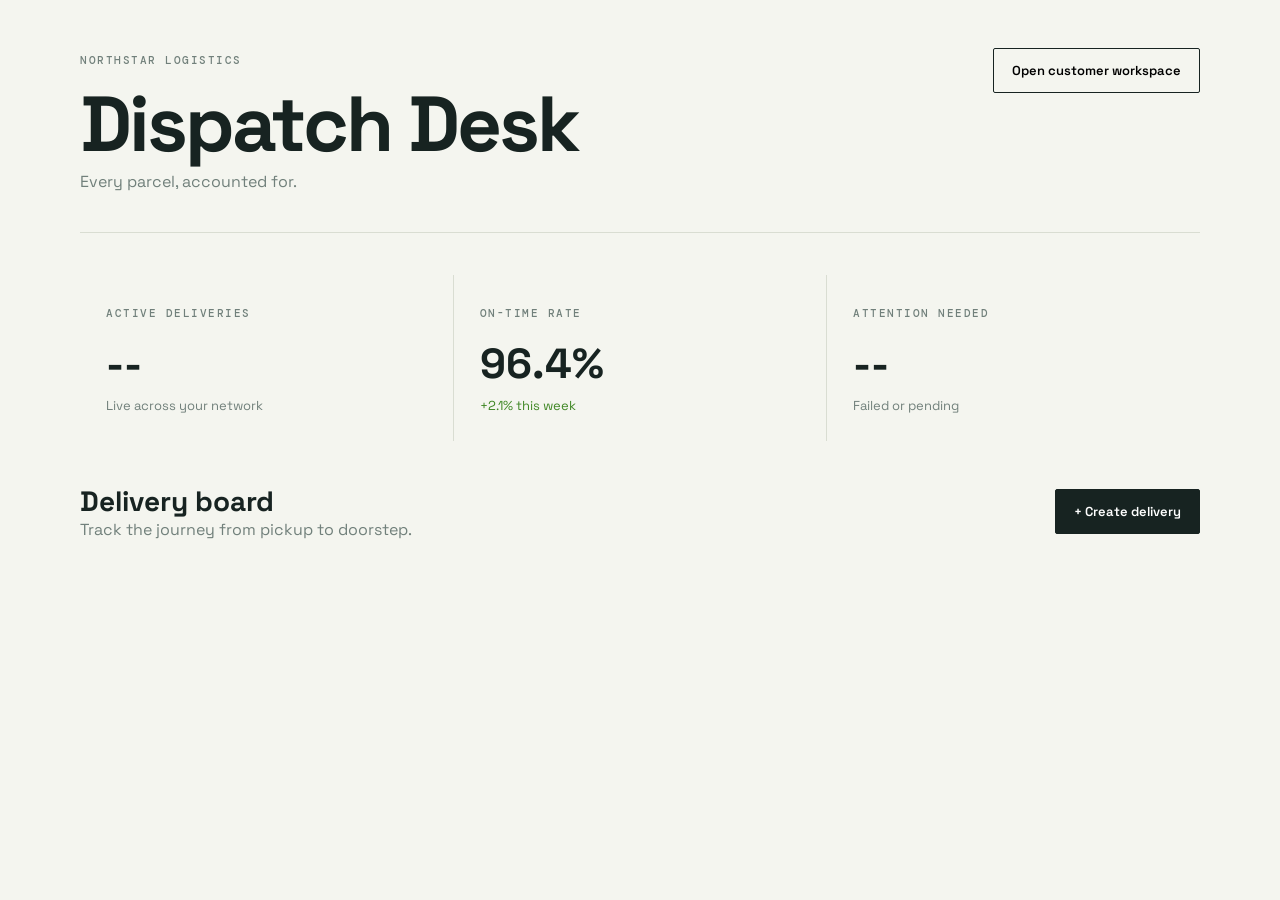
<file: frontend/index.html>
<!doctype html><html><head><meta charset="utf-8"><meta name="viewport" content="width=device-width,initial-scale=1"><title>Dispatch Desk</title><link rel="stylesheet" href="styles.css"></head><body><main><header><div><span class="eyebrow">NORTHSTAR LOGISTICS</span><h1>Dispatch Desk</h1><p>Every parcel, accounted for.</p></div><div id="session"><button onclick="login()">Open customer workspace</button></div></header><section class="stats"><article><small>ACTIVE DELIVERIES</small><strong id="active">--</strong><span>Live across your network</span></article><article><small>ON-TIME RATE</small><strong>96.4%</strong><span class="good">+2.1% this week</span></article><article><small>ATTENTION NEEDED</small><strong id="attention">--</strong><span>Failed or pending</span></article></section><section class="toolbar"><div><h2>Delivery board</h2><p>Track the journey from pickup to doorstep.</p></div><button class="primary" onclick="showForm()">+ Create delivery</button></section><div id="form" class="panel hidden"><h3>New delivery</h3><div class="grid"><input id="pickup" placeholder="Pickup address"><input id="drop" placeholder="Drop address"><input id="pp" placeholder="Pickup pincode" value="110001"><input id="dp" placeholder="Drop pincode" value="560001"><input id="weight" type="number" placeholder="Actual weight (kg)" value="2"><input id="dims" placeholder="L x B x H (cm)" value="20 x 20 x 20"><select id="kind"><option>B2C</option><option>B2B</option></select><select id="payment"><option>Prepaid</option><option>COD</option></select></div><button class="primary" onclick="createOrder()">Calculate & place order</button><output id="quote"></output></div><div id="orders" class="orders"></div></main><script src="app.js"></script></body></html>
</file>
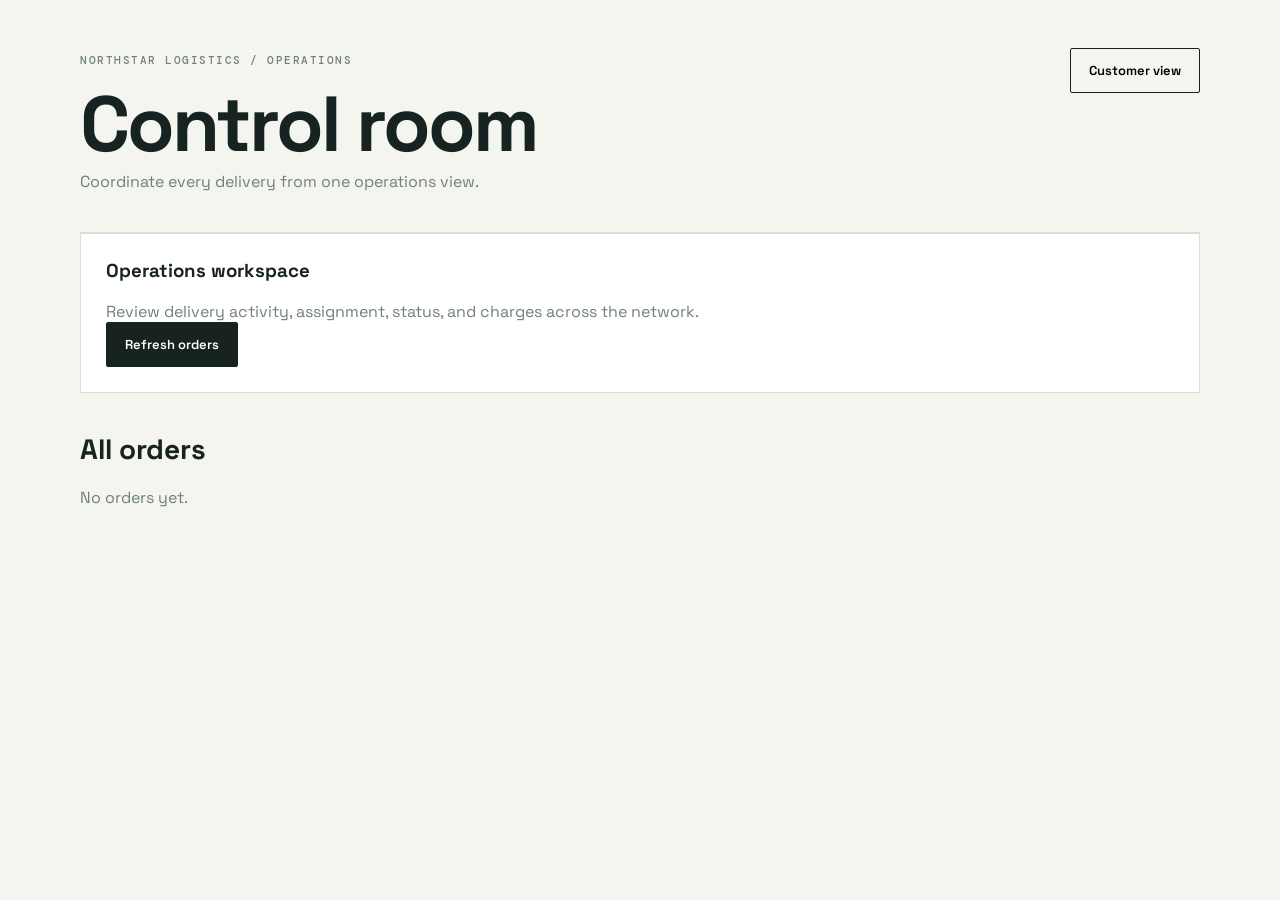
<file: frontend/admin.html>
<!doctype html><html><head><meta charset="utf-8"><meta name="viewport" content="width=device-width,initial-scale=1"><title>Dispatch Operations</title><link rel="stylesheet" href="styles.css"></head><body><main><header><div><span class="eyebrow">NORTHSTAR LOGISTICS / OPERATIONS</span><h1>Control room</h1><p>Coordinate every delivery from one operations view.</p></div><div><button onclick="location.href='/'">Customer view</button></div></header><section class="panel"><h3>Operations workspace</h3><p>Review delivery activity, assignment, status, and charges across the network.</p><button class="primary" onclick="loadOrders()">Refresh orders</button></section><section><div class="toolbar"><div><h2>All orders</h2></div></div><div id="orders" class="orders"></div></section></main><script>function loadOrders(){const orders=JSON.parse(localStorage.getItem('last_mile_demo_orders')||'[]');document.querySelector('#orders').innerHTML=orders.length?orders.map(o=>`<article class="order"><div class="order-id">#${String(o.id).slice(-4)}</div><div class="route">${o.pickup} -> ${o.drop}<small>${o.orderType} / ${o.paymentType}</small></div><div class="agent">Assigned agent</div><div class="status">${o.status}</div><div class="price">Rs ${o.charge}</div></article>`).join(''):'<p>No orders yet.</p>'}loadOrders();</script></body></html>
</file>
<file: frontend/styles.css>
@import url('https://fonts.googleapis.com/css2?family=DM+Mono:wght@400;500&family=Space+Grotesk:wght@400;500;600;700&display=swap');:root{--ink:#172321;--muted:#71807b;--paper:#f4f5ef;--line:#d9ddd2;--orange:#ff754c}*{box-sizing:border-box}body{margin:0;background:var(--paper);color:var(--ink);font-family:'Space Grotesk',sans-serif}main{max-width:1180px;margin:auto;padding:48px 30px}header{display:flex;justify-content:space-between;align-items:flex-start;border-bottom:1px solid var(--line);padding-bottom:40px}.eyebrow,small{font:500 11px 'DM Mono',monospace;letter-spacing:1.5px;color:var(--muted)}h1{font-size:clamp(42px,7vw,78px);line-height:.95;letter-spacing:-3px;margin:18px 0 10px}h2{font-size:28px;margin:0}h3{margin-top:0}p{color:var(--muted);margin:0}button{border:1px solid var(--ink);background:transparent;padding:13px 18px;font:600 13px 'Space Grotesk';cursor:pointer;border-radius:2px}button:hover{background:var(--ink);color:white}.primary{background:var(--ink);color:white}.stats{display:grid;grid-template-columns:repeat(3,1fr);gap:1px;background:var(--line);margin:42px 0}.stats article{background:var(--paper);padding:26px}.stats strong{display:block;font-size:42px;margin:15px 0 4px}.stats span{color:var(--muted);font-size:13px}.good{color:#3f8725!important}.toolbar{display:flex;justify-content:space-between;align-items:center;margin:38px 0 20px}.panel{background:#fff;border:1px solid var(--line);padding:25px;margin-bottom:25px}.grid{display:grid;grid-template-columns:repeat(4,1fr);gap:10px;margin:18px 0}input,select{width:100%;padding:13px;border:1px solid var(--line);background:var(--paper);font:14px 'Space Grotesk'}.panel output{display:block;margin:18px 0 0;color:var(--orange);font-weight:600}.order{display:grid;grid-template-columns:72px 1.5fr 1fr 100px 130px;align-items:center;border-top:1px solid var(--line);padding:22px 0;gap:18px}.order:first-child{border-top:2px solid var(--ink)}.order-id{font:14px 'DM Mono';color:var(--muted)}.route{font-weight:600}.route small{display:block;margin-top:6px;font-family:'Space Grotesk';letter-spacing:0}.status{font:12px 'DM Mono';padding:7px 9px;background:#e3eadc;border-radius:20px;text-align:center}.price{text-align:right;font-weight:600}.hidden{display:none}@media(max-width:700px){main{padding:28px 18px}header{display:block}header button{margin-top:24px}.stats{grid-template-columns:1fr}.toolbar{align-items:flex-start;gap:15px;flex-direction:column}.grid{grid-template-columns:1fr 1fr}.order{grid-template-columns:45px 1fr 95px}.order .price{grid-column:2;text-align:left}.order .agent{display:none}h1{letter-spacing:-2px}}
</file>
